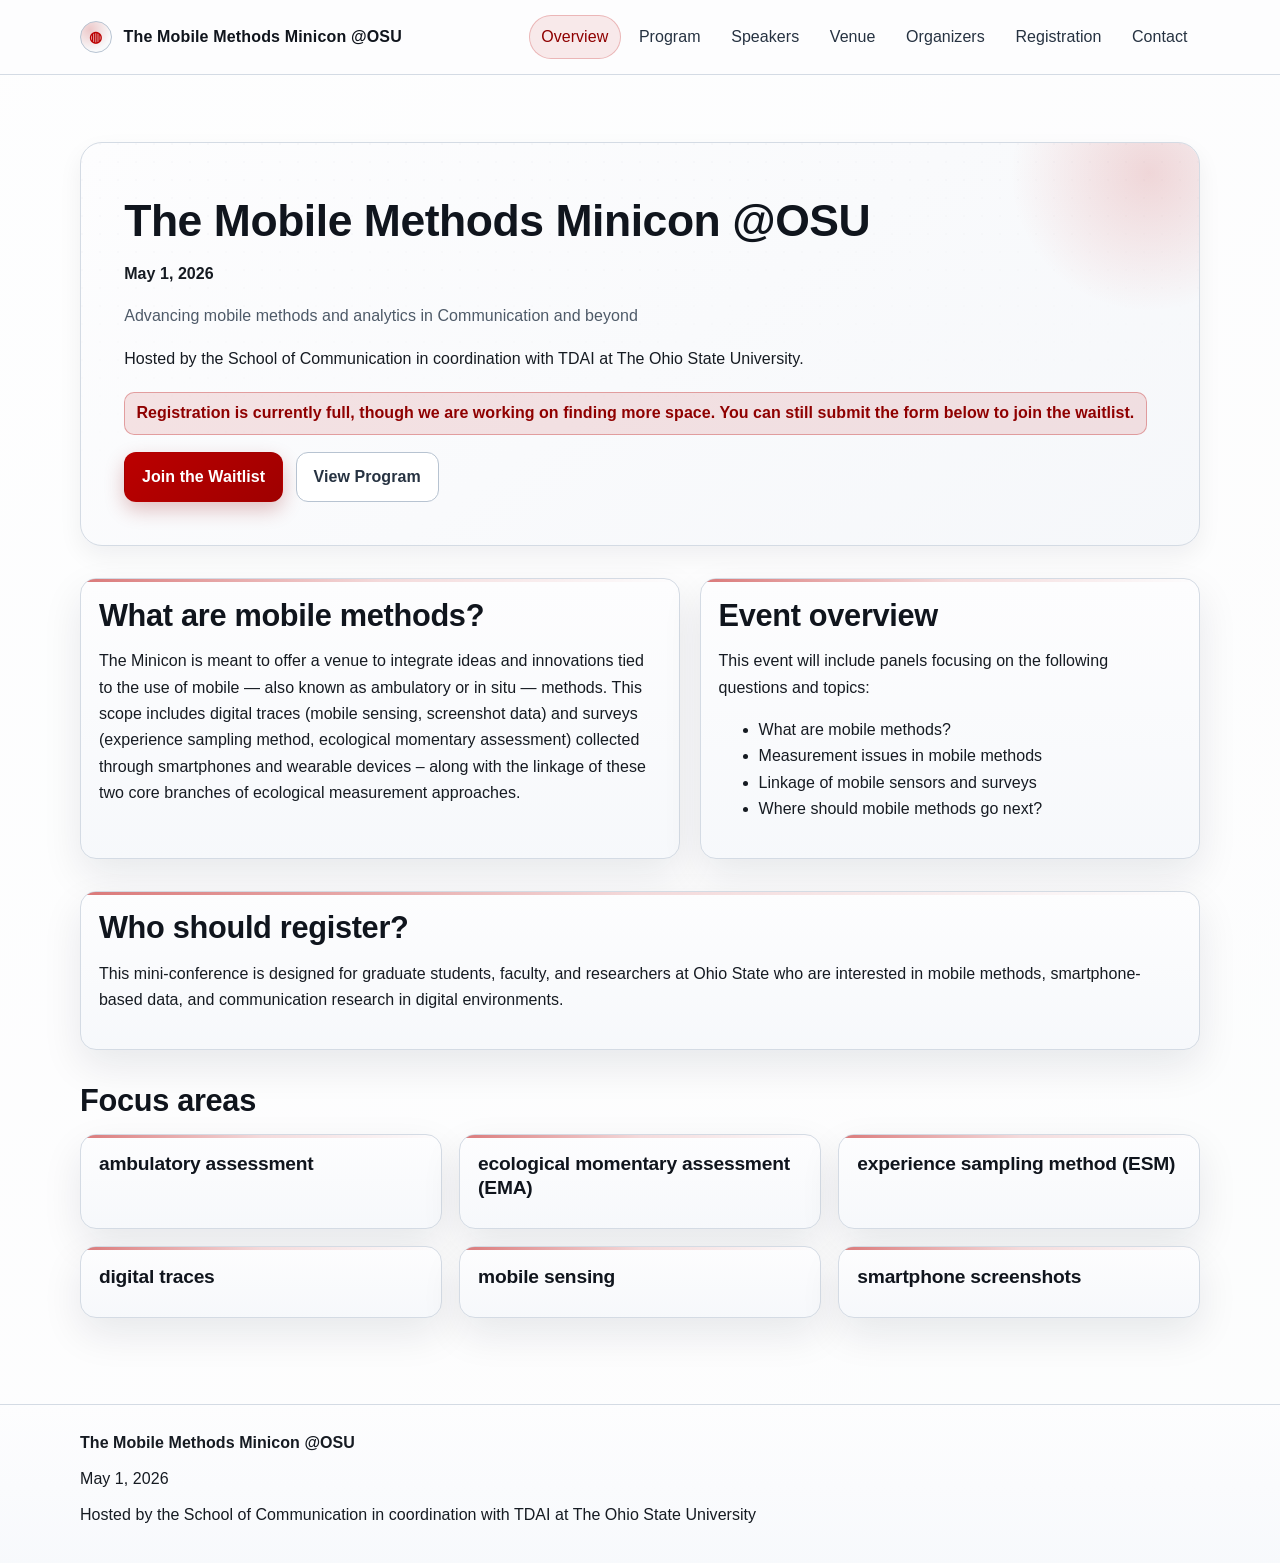
<file: index.html>
<!doctype html>
<html lang="en">
  <head>
    <meta charset="UTF-8" />
    <meta name="viewport" content="width=device-width, initial-scale=1.0" />
    <meta name="description" content="" />
    <meta property="og:title" content="" />
    <meta property="og:description" content="" />
    <meta property="og:image" content="assets/images/og-placeholder.svg" />
    <link rel="icon" href="assets/images/favicon.svg" type="image/svg+xml" />
    <link rel="stylesheet" href="assets/css/styles.css" />
  </head>
  <body data-page-title="Home" data-page-description="Minicon on mobile methods at The Ohio State University, May 1, 2026.">
    <a class="skip-link" href="#main-content">Skip to main content</a>
    <div data-site-header></div>

    <main id="main-content">
      <div class="container">
        <section class="hero">
          <h1>The Mobile Methods Minicon @OSU</h1>
          <p><strong>May 1, 2026</strong></p>
          <p class="muted">Advancing mobile methods and analytics in Communication and beyond</p>
          <p>Hosted by the School of Communication in coordination with TDAI at The Ohio State University.</p>
          <p class="status-note">Registration is currently full, though we are working on finding more space. You can still submit the form below to join the waitlist.</p>
          <div class="button-group">
            <a class="button" data-register-cta href="https://osu.az1.qualtrics.com/jfe/form/SV_38FbplxnjY4BjTw">Register here</a>
            <a class="button button-secondary" href="program.html">View Program</a>
          </div>
        </section>

        <section class="split">
          <article class="card">
            <div class="card-body">
              <h2>What are mobile methods?</h2>
              <p>
                The Minicon is meant to offer a venue to integrate ideas and innovations tied to the use of mobile — also known as ambulatory or in situ — methods. This scope includes digital traces (mobile sensing, screenshot data) and surveys (experience sampling method, ecological momentary assessment) collected through smartphones and wearable devices – along with the linkage of these two core branches of ecological measurement approaches.
              </p>
            </div>
          </article>
          <article class="card">
            <div class="card-body">
              <h2>Event overview</h2>
              <p>This event will include panels focusing on the following questions and topics:</p>
              <ul>
                <li>What are mobile methods?</li>
                <li>Measurement issues in mobile methods</li>
                <li>Linkage of mobile sensors and surveys</li>
                <li>Where should mobile methods go next?</li>
              </ul>
            </div>
          </article>
        </section>
        <section class="card">
          <div class="card-body">
            <h2>Who should register?</h2>
            <p>This mini-conference is designed for graduate students, faculty, and researchers at Ohio State who are interested in mobile methods, smartphone-based data, and communication research in digital environments.</p>
          </div>
        </section>

        <section>
          <h2>Focus areas</h2>
          <div class="grid grid-3">
            <article class="card"><div class="card-body"><h3>ambulatory assessment</h3></div></article>
            <article class="card"><div class="card-body"><h3>ecological momentary assessment (EMA)</h3></div></article>
            <article class="card"><div class="card-body"><h3>experience sampling method (ESM)</h3></div></article>
            <article class="card"><div class="card-body"><h3>digital traces</h3></div></article>
            <article class="card"><div class="card-body"><h3>mobile sensing</h3></div></article>
            <article class="card"><div class="card-body"><h3>smartphone screenshots</h3></div></article>
          </div>
        </section>
      </div>
    </main>

    <div data-site-footer></div>
    <script src="assets/js/data.js"></script>
    <script src="assets/js/site.js"></script>
  </body>
</html>
</file>
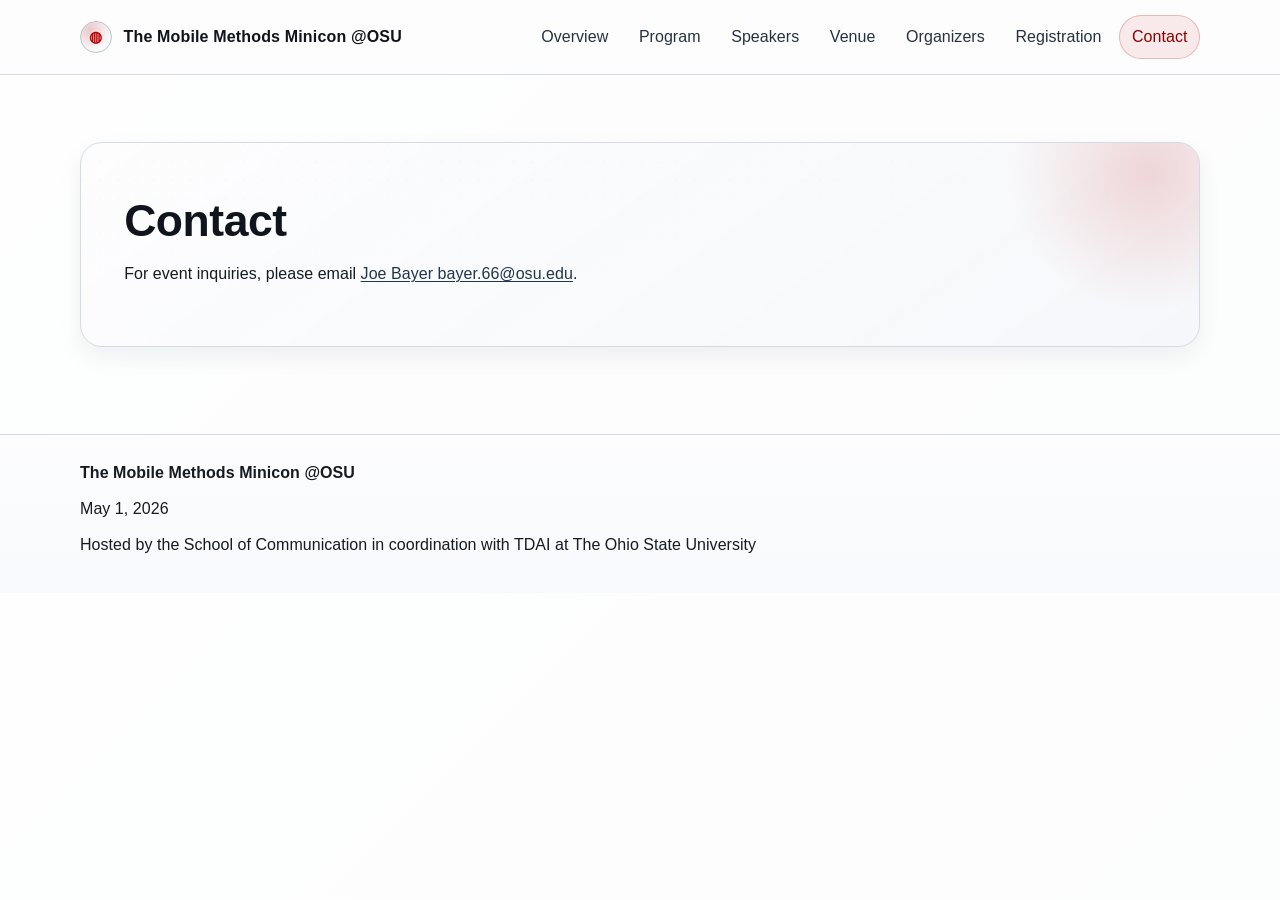
<file: contact.html>
<!doctype html>
<html lang="en">
  <head>
    <meta charset="UTF-8" />
    <meta name="viewport" content="width=device-width, initial-scale=1.0" />
    <meta name="description" content="" />
    <meta property="og:title" content="" />
    <meta property="og:description" content="" />
    <meta property="og:image" content="assets/images/og-placeholder.svg" />
    <link rel="icon" href="assets/images/favicon.svg" type="image/svg+xml" />
    <link rel="stylesheet" href="assets/css/styles.css" />
  </head>
  <body data-page-title="Contact" data-page-description="Contact information for the Mobile Methods Minicon @OSU.">
    <a class="skip-link" href="#main-content">Skip to main content</a>
    <div data-site-header></div>
    <main id="main-content" class="container">
      <section class="hero">
        <h1>Contact</h1>
        <p>For event inquiries, please email <a href="mailto:bayer.66@osu.edu">Joe Bayer bayer.66@osu.edu</a>.</p>
      </section>
    </main>
    <div data-site-footer></div>
    <script src="assets/js/data.js"></script>
    <script src="assets/js/site.js"></script>
  </body>
</html>
</file>
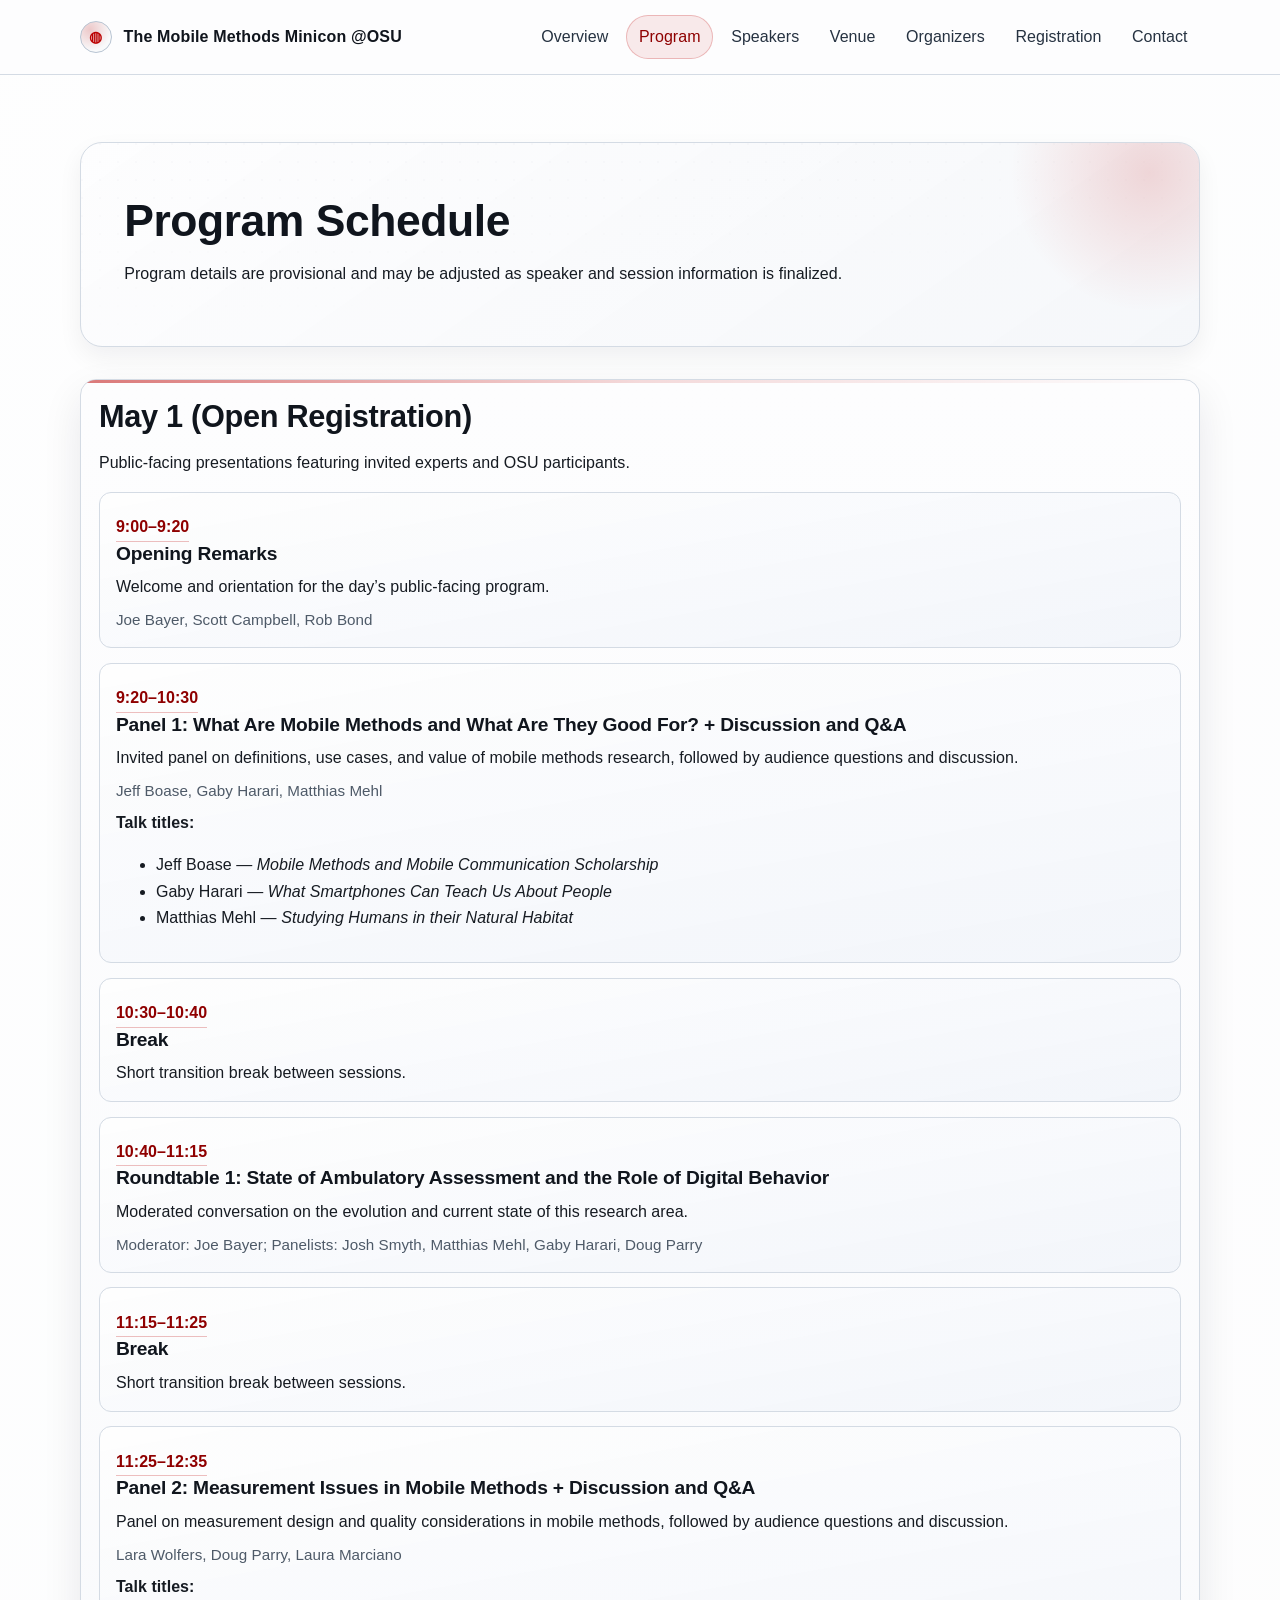
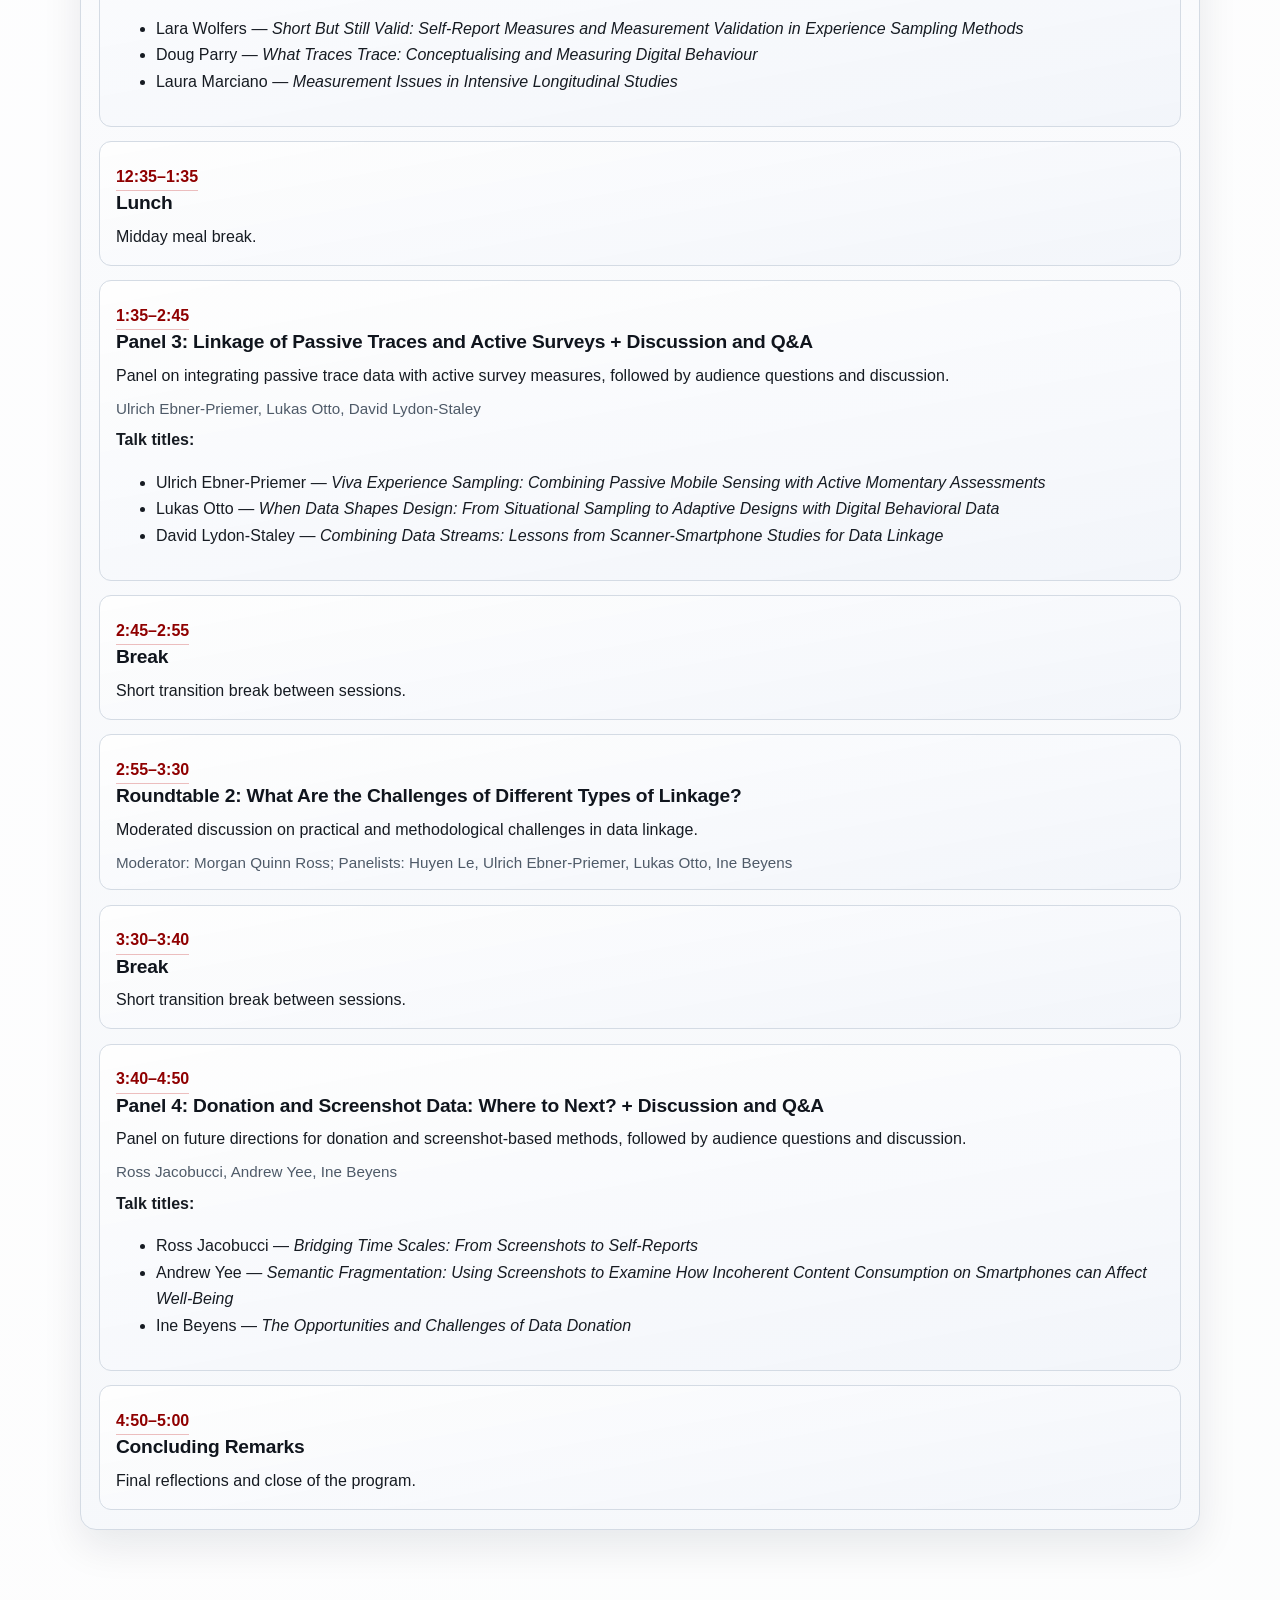
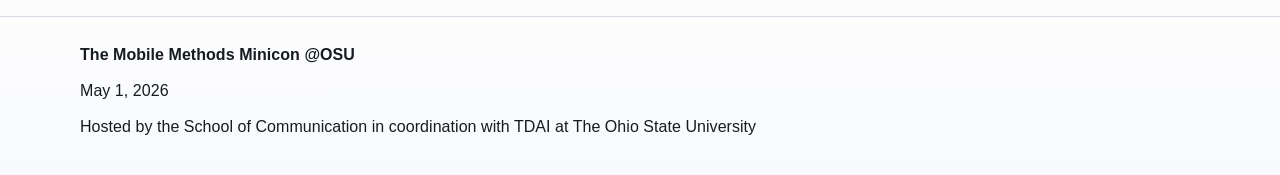
<file: program.html>
<!doctype html>
<html lang="en">
  <head>
    <meta charset="UTF-8" />
    <meta name="viewport" content="width=device-width, initial-scale=1.0" />
    <meta name="description" content="" />
    <meta property="og:title" content="" />
    <meta property="og:description" content="" />
    <meta property="og:image" content="assets/images/og-placeholder.svg" />
    <link rel="icon" href="assets/images/favicon.svg" type="image/svg+xml" />
    <link rel="stylesheet" href="assets/css/styles.css" />
  </head>
  <body data-page-title="Program" data-page-description="Provisional program for the Mobile Methods Minicon @OSU.">
    <a class="skip-link" href="#main-content">Skip to main content</a>
    <div data-site-header></div>
    <main id="main-content" class="container">
      <section class="hero">
        <h1>Program Schedule</h1>
        <p>
          Program details are provisional and may be adjusted as speaker and session information is finalized.
        </p>
      </section>

      <section>
        <article class="card">
          <div class="card-body">
            <h2>May 1 (Open Registration)</h2>
            <p>Public-facing presentations featuring invited experts and OSU participants.</p>

            <div class="session-list">
              <article class="session-item">
                <p class="session-time">9:00&ndash;9:20</p>
                <h3>Opening Remarks</h3>
                <p>Welcome and orientation for the day&rsquo;s public-facing program.</p>
                <p class="session-people">Joe Bayer, Scott Campbell, Rob Bond</p>
              </article>
              <article class="session-item">
                <p class="session-time">9:20&ndash;10:30</p>
                <h3>Panel 1: What Are Mobile Methods and What Are They Good For? + Discussion and Q&amp;A</h3>
                <p>Invited panel on definitions, use cases, and value of mobile methods research, followed by audience questions and discussion.</p>
                <p class="session-people">Jeff Boase, Gaby Harari, Matthias Mehl</p>
                <p><strong>Talk titles:</strong></p>
                <ul>
                  <li>Jeff Boase — <em>Mobile Methods and Mobile Communication Scholarship</em></li>
                  <li>Gaby Harari — <em>What Smartphones Can Teach Us About People</em></li>
                  <li>Matthias Mehl — <em>Studying Humans in their Natural Habitat</em></li>
                </ul>
              </article>
              <article class="session-item">
                <p class="session-time">10:30&ndash;10:40</p>
                <h3>Break</h3>
                <p>Short transition break between sessions.</p>
              </article>
              <article class="session-item">
                <p class="session-time">10:40&ndash;11:15</p>
                <h3>Roundtable 1: State of Ambulatory Assessment and the Role of Digital Behavior</h3>
                <p>Moderated conversation on the evolution and current state of this research area.</p>
                <p class="session-people">Moderator: Joe Bayer; Panelists: Josh Smyth, Matthias Mehl, Gaby Harari, Doug Parry</p>
              </article>
              <article class="session-item">
                <p class="session-time">11:15&ndash;11:25</p>
                <h3>Break</h3>
                <p>Short transition break between sessions.</p>
              </article>
              <article class="session-item">
                <p class="session-time">11:25&ndash;12:35</p>
                <h3>Panel 2: Measurement Issues in Mobile Methods + Discussion and Q&amp;A</h3>
                <p>Panel on measurement design and quality considerations in mobile methods, followed by audience questions and discussion.</p>
                <p class="session-people">Lara Wolfers, Doug Parry, Laura Marciano</p>
                <p><strong>Talk titles:</strong></p>
                <ul>
                  <li>Lara Wolfers — <em>Short But Still Valid: Self-Report Measures and Measurement Validation in Experience Sampling Methods</em></li>
                  <li>Doug Parry — <em>What Traces Trace: Conceptualising and Measuring Digital Behaviour</em></li>
                  <li>Laura Marciano — <em>Measurement Issues in Intensive Longitudinal Studies</em></li>
                </ul>
              </article>
              <article class="session-item">
                <p class="session-time">12:35&ndash;1:35</p>
                <h3>Lunch</h3>
                <p>Midday meal break.</p>
              </article>
              <article class="session-item">
                <p class="session-time">1:35&ndash;2:45</p>
                <h3>Panel 3: Linkage of Passive Traces and Active Surveys + Discussion and Q&amp;A</h3>
                <p>Panel on integrating passive trace data with active survey measures, followed by audience questions and discussion.</p>
                <p class="session-people">Ulrich Ebner-Priemer, Lukas Otto, David Lydon-Staley</p>
                <p><strong>Talk titles:</strong></p>
                <ul>
                  <li>Ulrich Ebner-Priemer — <em>Viva Experience Sampling: Combining Passive Mobile Sensing with Active Momentary Assessments</em></li>
                  <li>Lukas Otto — <em>When Data Shapes Design: From Situational Sampling to Adaptive Designs with Digital Behavioral Data</em></li>
                  <li>David Lydon-Staley — <em>Combining Data Streams: Lessons from Scanner-Smartphone Studies for Data Linkage</em></li>
                </ul>
              </article>
              <article class="session-item">
                <p class="session-time">2:45&ndash;2:55</p>
                <h3>Break</h3>
                <p>Short transition break between sessions.</p>
              </article>
              <article class="session-item">
                <p class="session-time">2:55&ndash;3:30</p>
                <h3>Roundtable 2: What Are the Challenges of Different Types of Linkage?</h3>
                <p>Moderated discussion on practical and methodological challenges in data linkage.</p>
                <p class="session-people">Moderator: Morgan Quinn Ross; Panelists: Huyen Le, Ulrich Ebner-Priemer, Lukas Otto, Ine Beyens</p>
              </article>
              <article class="session-item">
                <p class="session-time">3:30&ndash;3:40</p>
                <h3>Break</h3>
                <p>Short transition break between sessions.</p>
              </article>
              <article class="session-item">
                <p class="session-time">3:40&ndash;4:50</p>
                <h3>Panel 4: Donation and Screenshot Data: Where to Next? + Discussion and Q&amp;A</h3>
                <p>Panel on future directions for donation and screenshot-based methods, followed by audience questions and discussion.</p>
                <p class="session-people">Ross Jacobucci, Andrew Yee, Ine Beyens</p>
                <p><strong>Talk titles:</strong></p>
                <ul>
                  <li>Ross Jacobucci — <em>Bridging Time Scales: From Screenshots to Self-Reports</em></li>
                  <li>Andrew Yee — <em>Semantic Fragmentation: Using Screenshots to Examine How Incoherent Content Consumption on Smartphones can Affect Well-Being</em></li>
                  <li>Ine Beyens — <em>The Opportunities and Challenges of Data Donation</em></li>
                </ul>
              </article>
              <article class="session-item">
                <p class="session-time">4:50&ndash;5:00</p>
                <h3>Concluding Remarks</h3>
                <p>Final reflections and close of the program.</p>
              </article>
            </div>
          </div>
        </article>
      </section>
    </main>
    <div data-site-footer></div>
    <script src="assets/js/data.js"></script>
    <script src="assets/js/site.js"></script>
  </body>
</html>
</file>
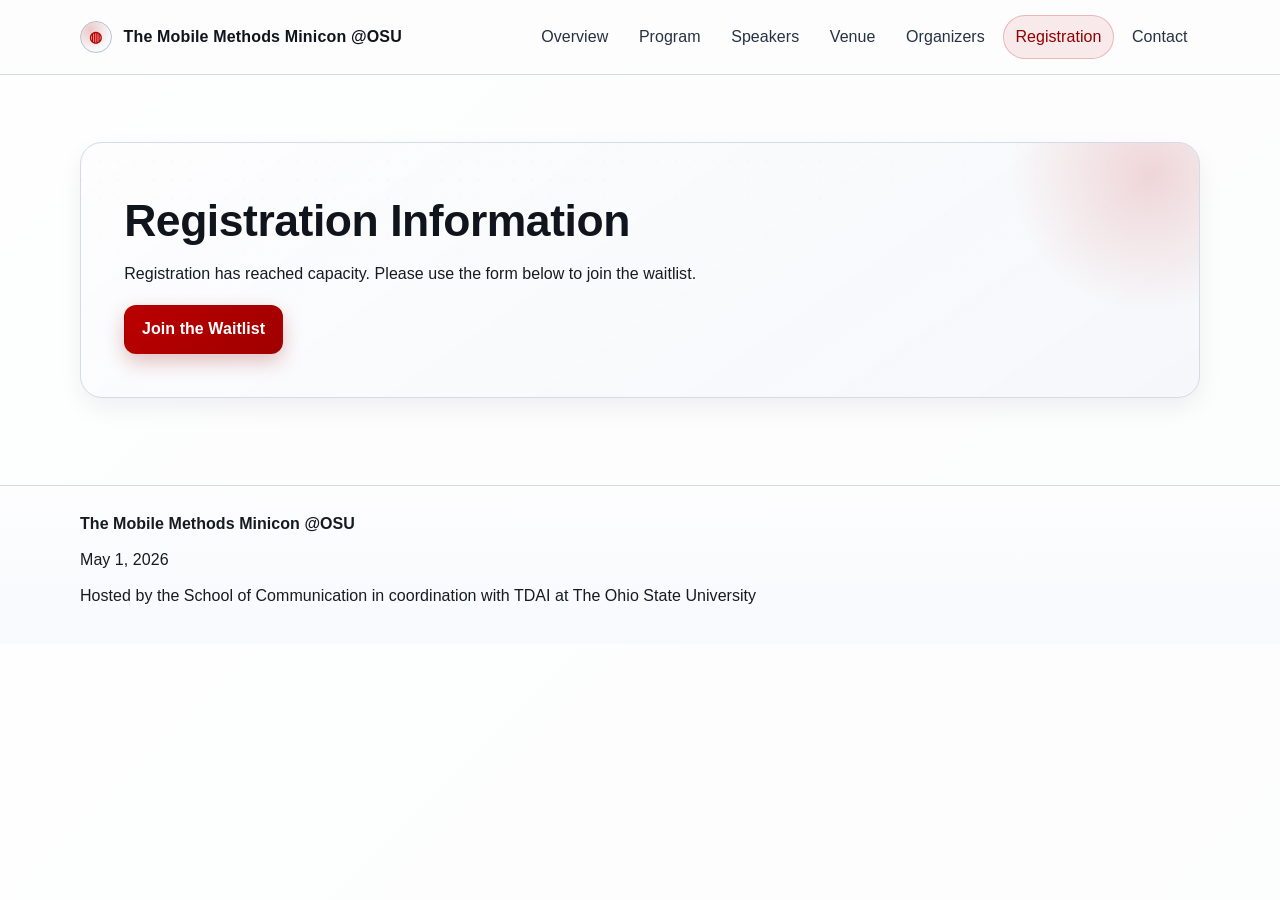
<file: registration.html>
<!doctype html>
<html lang="en">
  <head>
    <meta charset="UTF-8" />
    <meta name="viewport" content="width=device-width, initial-scale=1.0" />
    <meta name="description" content="" />
    <meta property="og:title" content="" />
    <meta property="og:description" content="" />
    <meta property="og:image" content="assets/images/og-placeholder.svg" />
    <link rel="icon" href="assets/images/favicon.svg" type="image/svg+xml" />
    <link rel="stylesheet" href="assets/css/styles.css" />
  </head>
  <body data-page-title="Registration" data-page-description="Registration details for May 1.">
    <a class="skip-link" href="#main-content">Skip to main content</a>
    <div data-site-header></div>
    <main id="main-content" class="container">
      <section class="hero">
        <h1>Registration Information</h1>
        <p>Registration has reached capacity. Please use the form below to join the waitlist.</p>
        <div class="button-group">
          <a class="button" data-register-cta href="https://osu.az1.qualtrics.com/jfe/form/SV_38FbplxnjY4BjTw">Register here</a>
        </div>
      </section>
    </main>
    <div data-site-footer></div>
    <script src="assets/js/data.js"></script>
    <script src="assets/js/site.js"></script>
  </body>
</html>
</file>
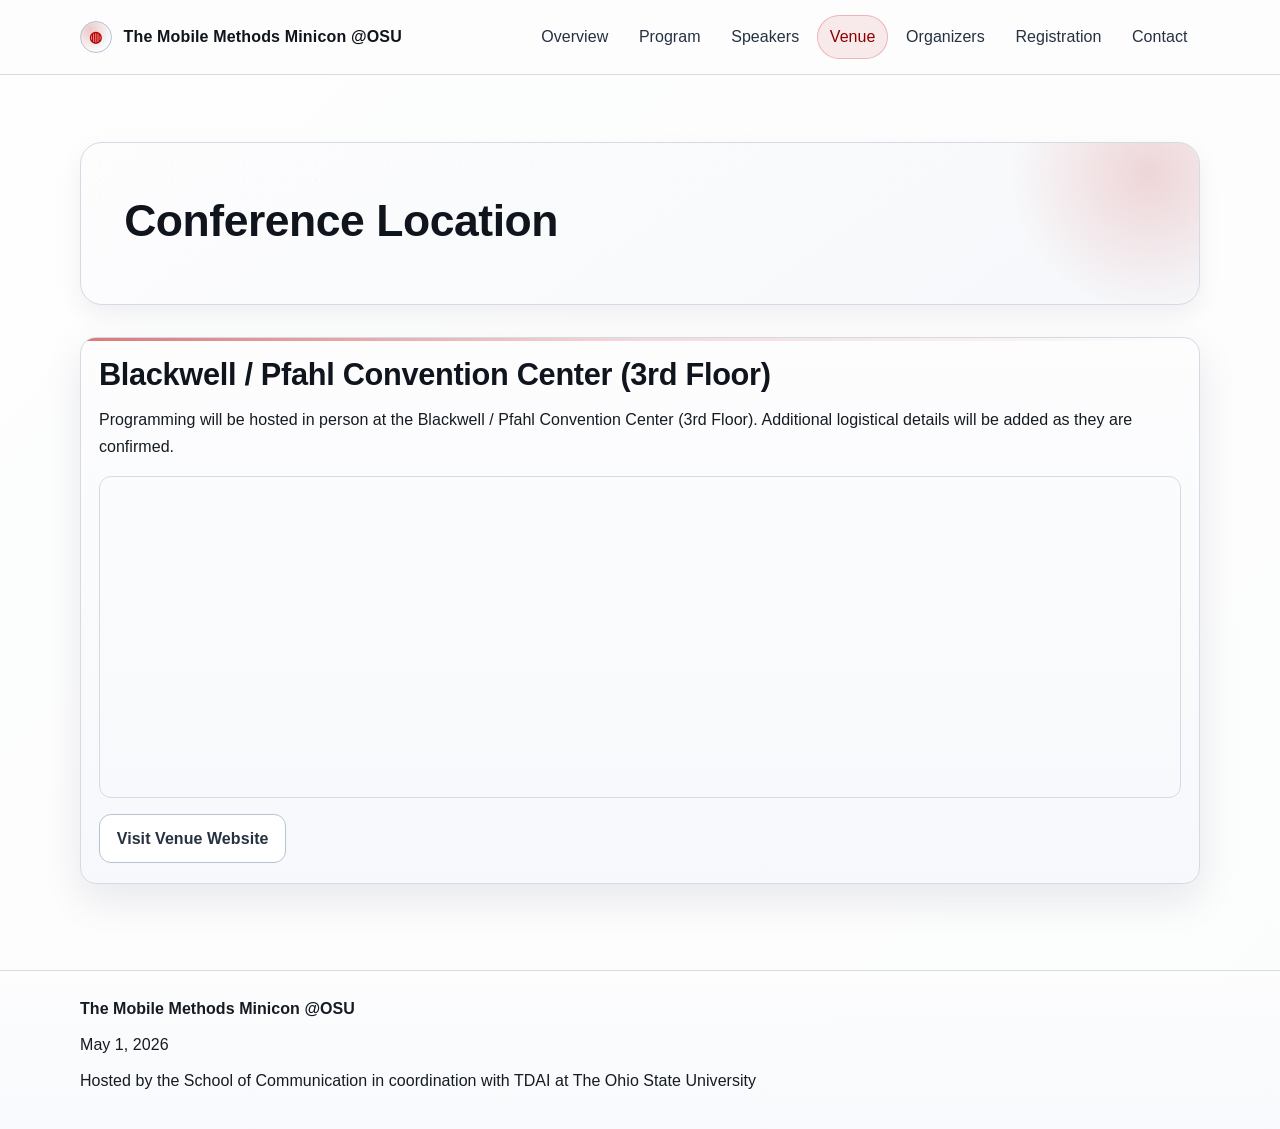
<file: venue.html>
<!doctype html>
<html lang="en">
  <head>
    <meta charset="UTF-8" />
    <meta name="viewport" content="width=device-width, initial-scale=1.0" />
    <meta name="description" content="" />
    <meta property="og:title" content="" />
    <meta property="og:description" content="" />
    <meta property="og:image" content="assets/images/og-placeholder.svg" />
    <link rel="icon" href="assets/images/favicon.svg" type="image/svg+xml" />
    <link rel="stylesheet" href="assets/css/styles.css" />
  </head>
  <body data-page-title="Venue" data-page-description="Venue details for the Mobile Methods Minicon @OSU.">
    <a class="skip-link" href="#main-content">Skip to main content</a>
    <div data-site-header></div>
    <main id="main-content" class="container">
      <section class="hero">
        <h1>Conference Location</h1>
      </section>
      <section>
        <article class="card"><div class="card-body" data-venue-day1></div></article>
      </section>
    </main>
    <div data-site-footer></div>
    <script src="assets/js/data.js"></script>
    <script src="assets/js/site.js"></script>
  </body>
</html>
</file>
<file: assets/css/styles.css>
:root {
  --bg: #f3f4f6;
  --surface: #fdfdfe;
  --surface-alt: #f4f6f9;
  --surface-soft: #eef1f5;
  --text: #161b22;
  --heading: #10151d;
  --muted: #4e5a68;
  --line: rgba(28, 37, 50, 0.16);
  --border: #d4dbe4;
  --border-strong: #b7c3d1;
  --osu-scarlet: #bb0000;
  --osu-scarlet-deep: #8f0000;
  --accent-ink: #263241;
  --link: #20364d;
  --link-hover: #0f2133;
  --focus: #bb0000;
  --radius-sm: 10px;
  --radius: 16px;
  --radius-lg: 22px;
  --shadow-soft: 0 10px 24px rgba(15, 23, 42, 0.06);
  --shadow-card: 0 16px 40px rgba(16, 24, 39, 0.09);
  --grid-pattern: radial-gradient(circle at 1px 1px, rgba(32, 48, 69, 0.14) 1px, transparent 0);
}

* { box-sizing: border-box; }

html, body { margin: 0; padding: 0; }

body {
  font-family: "Inter", "Avenir Next", "Segoe UI", Roboto, Helvetica, Arial, sans-serif;
  background:
    linear-gradient(180deg, rgba(255, 255, 255, 0.85), rgba(255, 255, 255, 0.85)),
    linear-gradient(135deg, #f6f7f9 0%, #eceff3 100%);
  color: var(--text);
  line-height: 1.65;
  letter-spacing: 0.003em;
}

img { max-width: 100%; height: auto; display: block; }

a {
  color: var(--link);
  text-underline-offset: 2px;
  text-decoration-thickness: 1px;
}

a:hover { color: var(--link-hover); }

:focus-visible {
  outline: 3px solid var(--focus);
  outline-offset: 3px;
  border-radius: 6px;
}

.skip-link {
  position: absolute;
  top: -48px;
  left: 10px;
  background: #111827;
  color: #fff;
  padding: 0.5rem 0.75rem;
  border-radius: 8px;
  z-index: 1000;
}

.skip-link:focus { top: 8px; }

.container {
  width: min(1120px, 92vw);
  margin-inline: auto;
}

.site-header {
  position: sticky;
  top: 0;
  z-index: 50;
  background: rgba(253, 253, 254, 0.92);
  backdrop-filter: blur(12px);
  border-bottom: 1px solid var(--border);
}

.header-inner {
  display: flex;
  align-items: center;
  justify-content: space-between;
  min-height: 74px;
  gap: 1rem;
}

.brand {
  position: relative;
  display: inline-flex;
  align-items: center;
  gap: 0.72rem;
  text-decoration: none;
  color: var(--heading);
  font-weight: 700;
  letter-spacing: 0.01em;
}

.brand-mark {
  display: inline-grid;
  place-items: center;
  width: 2rem;
  height: 2rem;
  border-radius: 999px;
  border: 1.5px solid var(--border-strong);
  color: var(--osu-scarlet);
  font-size: 0.92rem;
  background:
    radial-gradient(circle at 30% 25%, rgba(187, 0, 0, 0.2), transparent 70%),
    #f9fafb;
}

.site-nav ul {
  display: flex;
  list-style: none;
  margin: 0;
  padding: 0;
  gap: 0.35rem;
  flex-wrap: wrap;
}

.site-nav a {
  display: inline-block;
  padding: 0.5rem 0.72rem;
  border-radius: 999px;
  text-decoration: none;
  color: var(--accent-ink);
  border: 1px solid transparent;
  transition: background-color 180ms ease, border-color 180ms ease, color 180ms ease;
}

.site-nav a:hover,
.site-nav a[aria-current='page'] {
  background: rgba(187, 0, 0, 0.08);
  border-color: rgba(187, 0, 0, 0.22);
  color: var(--osu-scarlet-deep);
}

.menu-toggle {
  display: none;
  border: 1px solid var(--border-strong);
  background: #fff;
  border-radius: 10px;
  padding: 0.42rem 0.74rem;
}

main { padding: 2.2rem 0 3.4rem; }
section { margin-block: 2rem; }

.hero {
  position: relative;
  background:
    linear-gradient(145deg, rgba(253, 253, 254, 0.92), rgba(245, 247, 250, 0.96)),
    var(--surface);
  border: 1px solid var(--border);
  border-radius: var(--radius-lg);
  box-shadow: var(--shadow-soft);
  padding: clamp(1.3rem, 4vw, 2.7rem);
  overflow: clip;
}

.hero::before,
.hero::after {
  content: "";
  position: absolute;
  pointer-events: none;
}

.hero::before {
  inset: 0;
  background-image: var(--grid-pattern);
  background-size: 18px 18px;
  opacity: 0.18;
  mask-image: linear-gradient(175deg, rgba(0, 0, 0, 0.7) 15%, transparent 75%);
}

.hero::after {
  top: -110px;
  right: -90px;
  width: 280px;
  height: 280px;
  border-radius: 50%;
  background: radial-gradient(circle at center, rgba(187, 0, 0, 0.14), transparent 70%);
}

.eyebrow {
  text-transform: uppercase;
  font-size: 0.78rem;
  letter-spacing: 0.1em;
  color: var(--muted);
}

h1, h2, h3 {
  line-height: 1.24;
  color: var(--heading);
  letter-spacing: -0.01em;
}

h1 {
  font-size: clamp(1.78rem, 4vw, 2.78rem);
  margin: 0.4rem 0 0.8rem;
}

h2 {
  font-size: clamp(1.3rem, 2.7vw, 1.92rem);
  margin: 0 0 0.85rem;
}

h3 {
  font-size: clamp(1.03rem, 2vw, 1.2rem);
  margin: 0 0 0.55rem;
}

p, li { color: var(--text); }

p { margin: 0 0 1rem; }

.muted { color: var(--muted); }

.status-note {
  display: inline-block;
  margin: 0.25rem 0 0;
  padding: 0.45rem 0.7rem;
  border-radius: 10px;
  background: rgba(187, 0, 0, 0.1);
  border: 1px solid rgba(187, 0, 0, 0.3);
  color: var(--osu-scarlet-deep);
  font-weight: 600;
}

.button-group {
  display: flex;
  flex-wrap: wrap;
  gap: 0.8rem;
  margin-top: 1.1rem;
}

.button {
  display: inline-block;
  background: linear-gradient(140deg, var(--osu-scarlet), #9f0000);
  color: #fff;
  border: 1px solid transparent;
  text-decoration: none;
  border-radius: 12px;
  padding: 0.66rem 1.05rem;
  font-weight: 620;
  letter-spacing: 0.004em;
  box-shadow: 0 8px 20px rgba(143, 0, 0, 0.24);
  transition: transform 180ms ease, box-shadow 180ms ease, filter 180ms ease;
}

.button:hover {
  color: #fff;
  transform: translateY(-1px);
  box-shadow: 0 12px 24px rgba(143, 0, 0, 0.27);
  filter: saturate(1.04);
}

.button-secondary {
  background: #ffffff;
  color: var(--accent-ink);
  border-color: var(--border-strong);
  box-shadow: none;
}

.button-secondary:hover {
  color: var(--osu-scarlet-deep);
  background: #f9fafb;
  border-color: rgba(187, 0, 0, 0.4);
}

.button.disabled,
.button[aria-disabled='true'] {
  background: #ced5df;
  border-color: #a4b0be;
  color: #2a3340;
  box-shadow: none;
  cursor: not-allowed;
  pointer-events: none;
}

.grid {
  display: grid;
  gap: 1.1rem;
}

.grid-2 { grid-template-columns: repeat(2, minmax(0, 1fr)); }
.grid-3 { grid-template-columns: repeat(3, minmax(0, 1fr)); }
.grid-4 { grid-template-columns: repeat(4, minmax(0, 1fr)); }

.card {
  position: relative;
  background:
    linear-gradient(180deg, rgba(253, 253, 254, 0.96), rgba(246, 248, 251, 0.96)),
    var(--surface);
  border: 1px solid var(--border);
  border-radius: var(--radius);
  box-shadow: var(--shadow-card);
  overflow: hidden;
}

.card::before {
  content: "";
  position: absolute;
  top: 0;
  left: 0;
  right: 0;
  height: 3px;
  background: linear-gradient(90deg, rgba(187, 0, 0, 0.75), rgba(187, 0, 0, 0.2), transparent);
  opacity: 0.7;
}

.card-body { padding: 1.1rem 1.12rem 1.2rem; }

.venue-map {
  border: 1px solid var(--border);
  border-radius: 12px;
  overflow: hidden;
  margin-bottom: 1rem;
}

.venue-map iframe {
  display: block;
  width: 100%;
  min-height: 320px;
  border: 0;
}

.person-card img {
  width: 100%;
  aspect-ratio: 4 / 3;
  object-fit: cover;
  background: #e8edf3;
  border-bottom: 1px solid var(--border);
}

.speaker-card img { aspect-ratio: 3 / 4; }

.speaker-card.no-crop img,
.organizer-card.no-crop img {
  object-fit: contain;
  background: #e8edf3;
}

.split {
  display: grid;
  grid-template-columns: 1.2fr 1fr;
  gap: 1.2rem;
}

.provisional-list {
  margin: 0;
  padding-left: 1.1rem;
}

.session-list {
  display: grid;
  gap: 0.9rem;
}

.session-item {
  border: 1px solid var(--border);
  border-radius: 12px;
  background:
    linear-gradient(170deg, rgba(255, 255, 255, 0.9), rgba(243, 246, 250, 0.94)),
    var(--surface-alt);
  padding: 0.92rem 1rem;
}

.session-time {
  display: inline-block;
  color: var(--osu-scarlet-deep);
  font-weight: 720;
  margin-bottom: 0.36rem;
  border-bottom: 1px solid rgba(187, 0, 0, 0.25);
}

.session-item p { margin: 0.42rem 0 0; }

.session-people {
  color: var(--muted);
  font-size: 0.95rem;
}

.site-footer {
  border-top: 1px solid var(--border);
  background: linear-gradient(180deg, rgba(253, 253, 254, 0.92), rgba(247, 249, 252, 0.96));
  padding: 1.38rem 0 1.95rem;
  color: var(--muted);
}

.footer-inner {
  display: grid;
  gap: 0.2rem;
}

.footer-inner p { margin: 0.2rem 0; }

@media (max-width: 900px) {
  .grid-4 { grid-template-columns: repeat(2, minmax(0, 1fr)); }
  .split,
  .grid-3,
  .grid-2 { grid-template-columns: 1fr; }
}

@media (max-width: 760px) {
  .menu-toggle { display: inline-block; }
  .site-nav { display: none; width: 100%; }
  .site-nav.open { display: block; }
  .header-inner { flex-wrap: wrap; padding: 0.58rem 0; }
  .site-nav ul { flex-direction: column; width: 100%; padding-bottom: 0.5rem; }
  .site-nav a {
    display: block;
    border-radius: 10px;
  }
}

@media (prefers-reduced-motion: reduce) {
  *,
  *::before,
  *::after {
    scroll-behavior: auto !important;
    transition-duration: 0.01ms !important;
    animation-duration: 0.01ms !important;
  }
}
</file>
